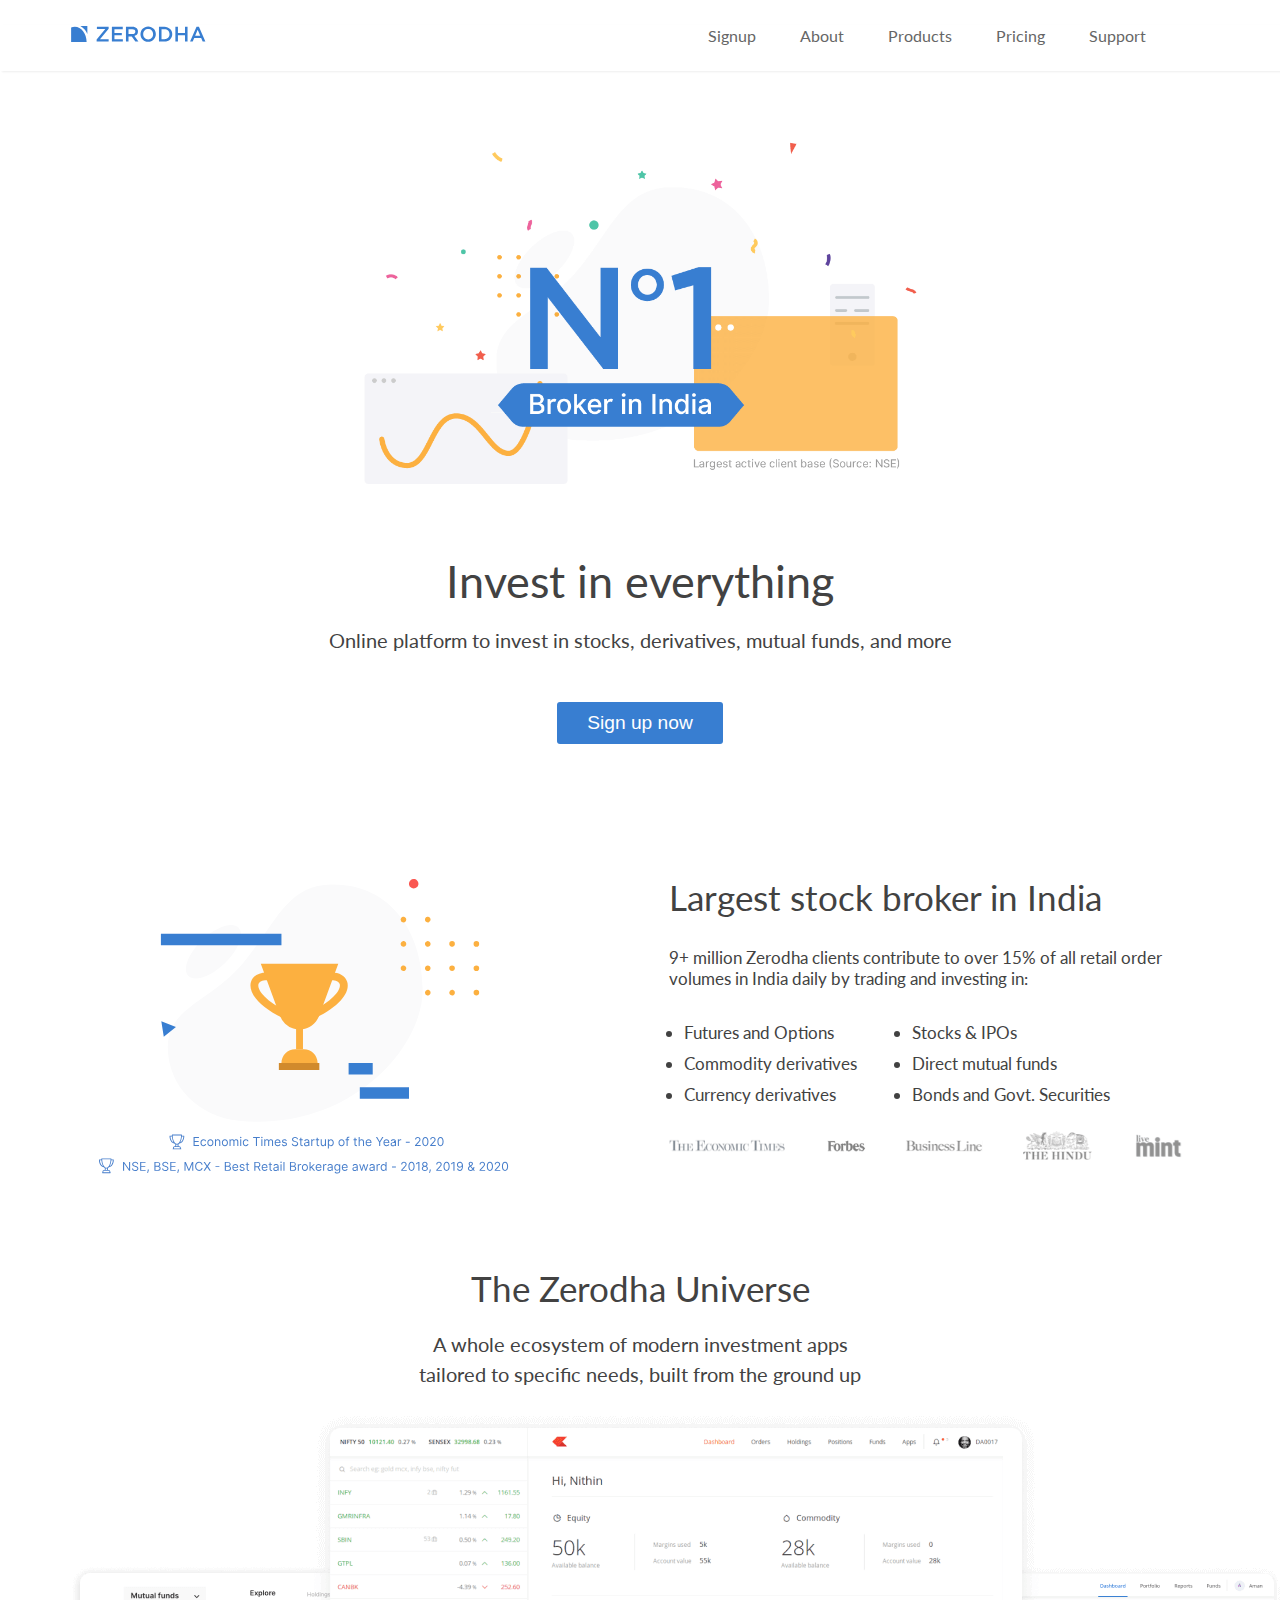
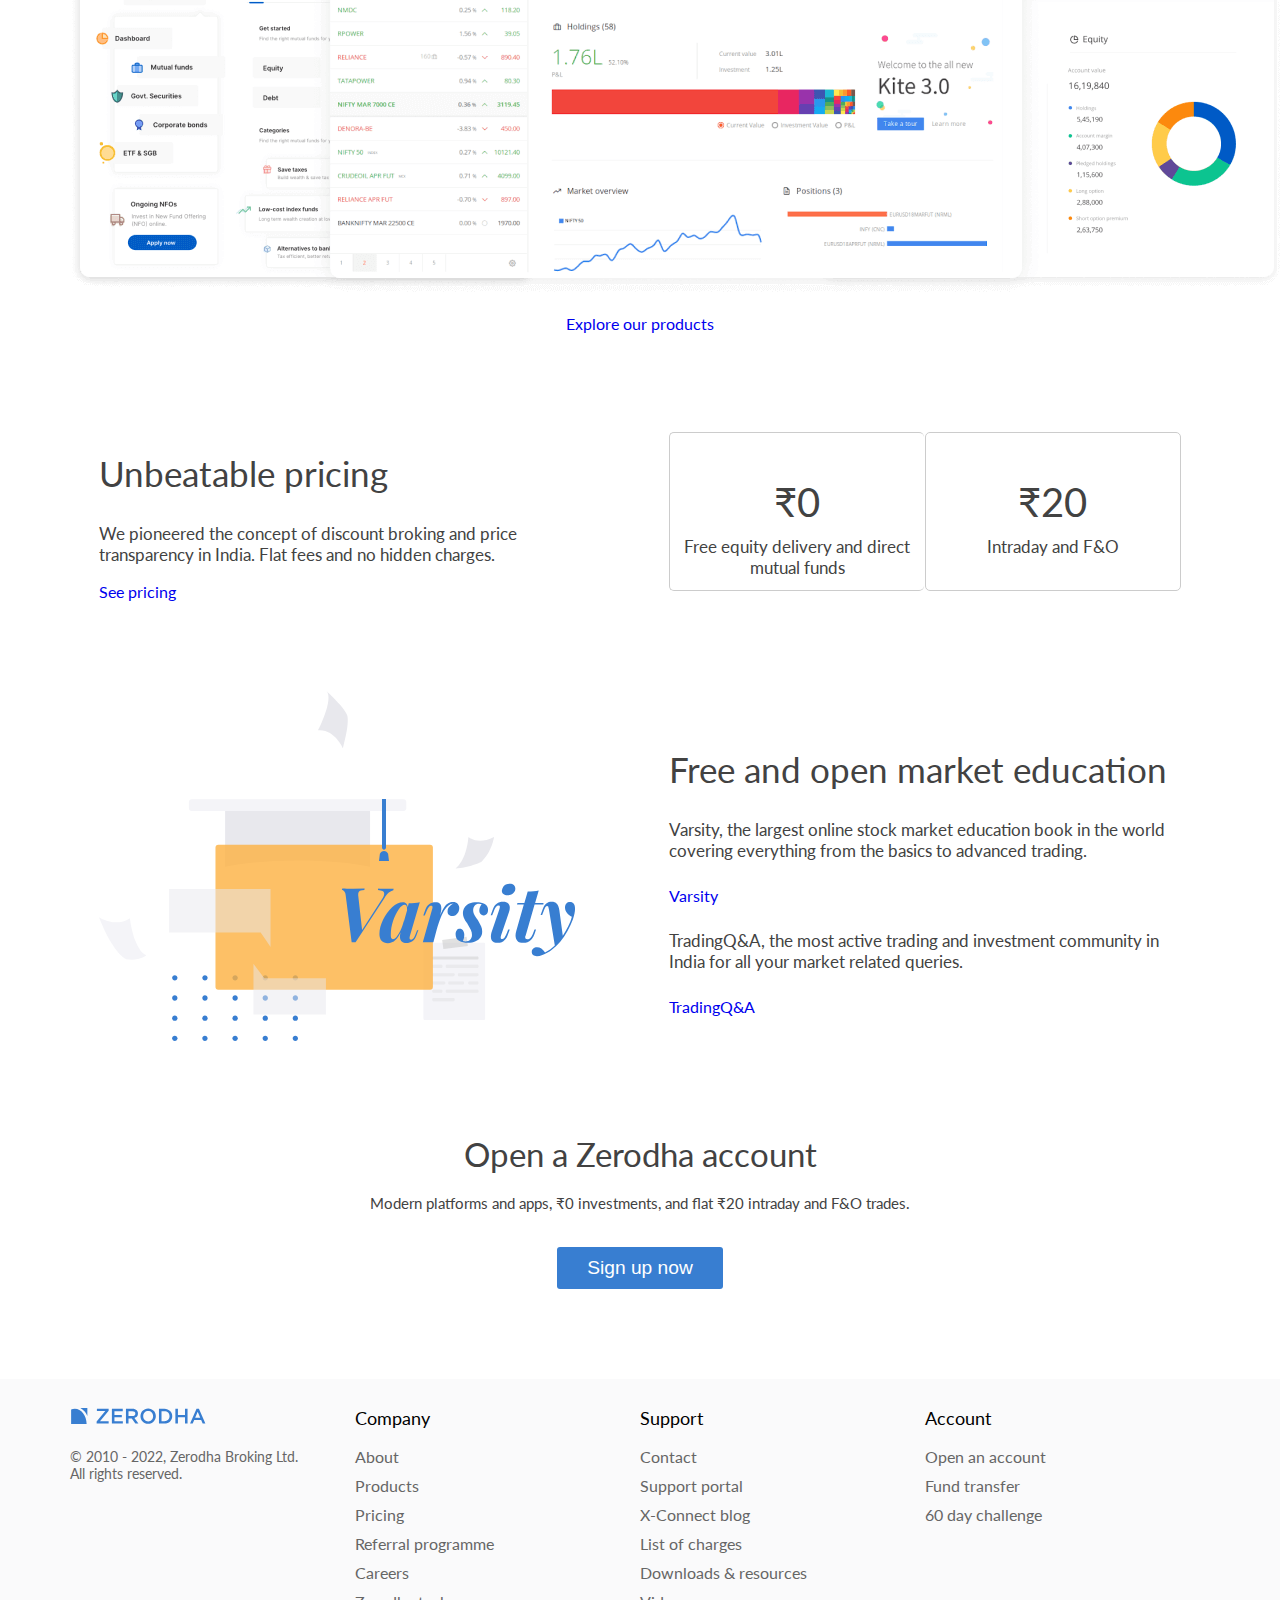
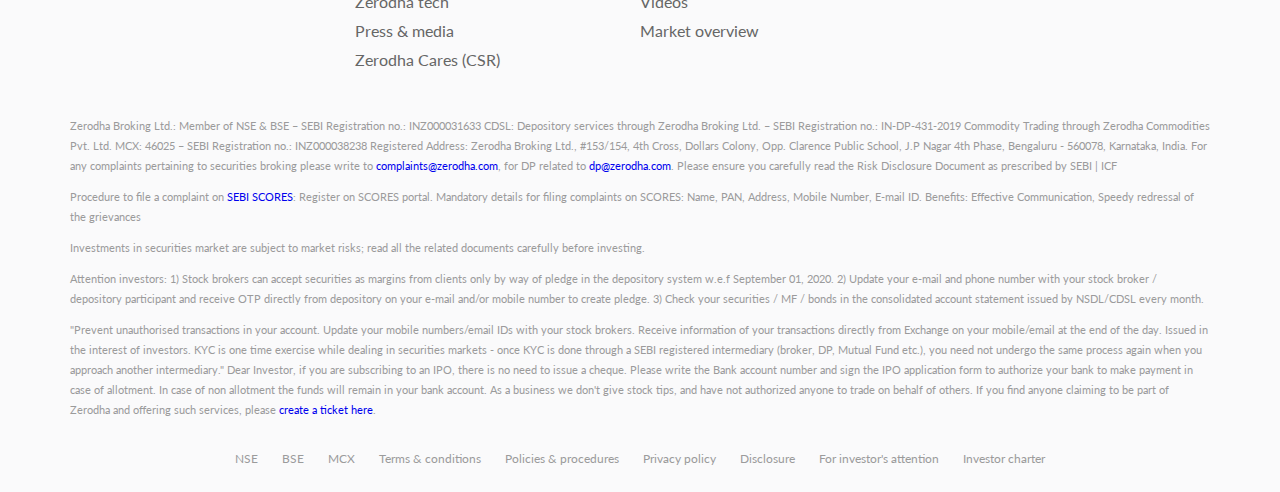
<file: 01-zerodha/index.html>
<!DOCTYPE html>
<html lang="en">
<head>
    <meta charset="UTF-8">
    <meta http-equiv="X-UA-Compatible" content="IE=edge">
    <meta name="viewport" content="width=device-width, initial-scale=1.0">
    <title>Zerodha</title>
    <link rel="stylesheet" href="https://use.fontawesome.com/releases/v5.15.4/css/all.css" integrity="sha384-DyZ88mC6Up2uqS4h/KRgHuoeGwBcD4Ng9SiP4dIRy0EXTlnuz47vAwmeGwVChigm" crossorigin="anonymous"/>
    <link rel="preconnect" href="https://fonts.googleapis.com">
    <link rel="preconnect" href="https://fonts.gstatic.com" crossorigin>
    <link rel="stylesheet" href="style.css">
    <link rel="preconnect" href="https://fonts.googleapis.com">
    <link rel="preconnect" href="https://fonts.gstatic.com" crossorigin>
    <link href="https://fonts.googleapis.com/css2?family=Lato:ital,wght@0,300;0,400;0,700;1,400&display=swap" rel="stylesheet"> 
</head>
<body>
    <header>
        <div class="container">
            <div class="row">
                <div class="header_logo">
                    <img src="img/logo.svg" alt="">
                </div>

                <div class="header_nav">
                    <ul>
                        <li><a href="#">Signup</a></li>
                        <li><a href="#">About</a></li>
                        <li><a href="#">Products</a></li>
                        <li><a href="#">Pricing</a></li>
                        <li><a href="#">Support</a></li>
                        <li><a href="#"><i class="fas fa-bars"></i></a></li>
                    </ul>
                </div>
            </div>
        </div>
    </header>

    <section class="banner">
        <div class="container">
            <div class="row">
                <div class="banner_img">
                    <img src="img/landing.png" alt="">
                </div>
                

                <div class="banner_content">
                    <h1>Invest in everything</h1>

                    <p>Online platform to invest in stocks, derivatives, mutual funds, and more </p>

                    <button>Sign up now</button>
                </div>
            </div>
        </div>
    </section>

    <section class="largest-stock-broker">
        <div class="container">
            <div class="row">
                <div class="stock">
                    <img src="img/largest-broker.svg" alt="">
                </div>

                <div class="stock">
                    <h2>Largest stock broker in India</h2>

                    <p>9+ million Zerodha clients contribute to over 15% of all retail order volumes in India daily by trading and investing in: </p>

                    <div class="row">
                        <ul>
                            <li>Futures and Options</li>
                            <li>Commodity derivatives</li>
                            <li>Currency derivatives</li>
                        </ul>

                        <ul>
                            <li>Stocks & IPOs</li>
                            <li>Direct mutual funds</li>
                            <li>Bonds and Govt. Securities</li>
                        </ul>
                    </div>

                    <img src="img/press-logos.png" alt="">
                </div>
            </div>
        </div>
    </section>

    <section class="zerodha_universe">
        <div class="container">
            <div class="row">
                <h2>The Zerodha Universe</h2>

                <p>A whole ecosystem of modern investment apps<br>tailored to specific needs, built from the ground up </p>

                <img src="img/ecosystem.png" alt="">

                <a href="#">Explore our products <i class="fa fa-solid fa-arrow-right"></i></a>
            </div>
        </div>
    </section>

    <section class="unbeatable_pricing">
        <div class="container">
            <div class="row">

                <div class="stock">
                    <h2>Unbeatable pricing</h2>

                    <p>We pioneered the concept of discount broking and price transparency in India. Flat fees and no hidden charges. </p>

                    <a href="#">See pricing <i class="fa fa-solid fa-arrow-right"></i></a>
                </div>

                <div class="stock">
                    <div class="row">
                        <div class="stock_block">
                            <h2>₹0</h2>

                            <p>Free equity delivery and direct mutual funds</p>
                        </div>

                        <div class="stock_block">
                            <h2>₹20</h2>

                            <p>Intraday and F&O</p>
                        </div>
                    </div>
                </div>
            </div>
        </div>
    </section>

    <section class="free_open">
        <div class="container">
            <div class="row">
                <div class="stock">
                    <img src="img/index-education.svg" alt="">
                </div>

                <div class="stock">
                    <h2>Free and open market education</h2>

                    <p>Varsity, the largest online stock market education book in the world covering everything from the basics to advanced trading. </p>

                    <a href="#">Varsity <i class="fa fa-solid fa-arrow-right"></i></a>

                    <p>TradingQ&A, the most active trading and investment community in India for all your market related queries. </p>

                    <a href="#">TradingQ&A <i class="fa fa-solid fa-arrow-right"></i></a>
                </div>
            </div>
        </div>
    </section>

    <section class="call_to_action">
        <div class="container">
            <div class="row">
                <div class="action_block">
                    <h2>Open a Zerodha account</h2>

                    <p>Modern platforms and apps, ₹0 investments, and flat ₹20 intraday and F&O trades. </p>

                    <button>Sign up now</button>
                </div>
            </div>
        </div>
    </section>

    <footer>
        <div class="container">
            <div class="row">
                <div class="f_block">
                    <img src="img/logo.svg" alt="">

                    <span>© 2010 - 2022, Zerodha Broking Ltd. All rights reserved.</span>

                    <div class="social_link">
                        <ul>
                            <li><a href="#"><i class="fab fa-twitter"></i></a></li>
                            <li><a href="#"><i class="fab fa-facebook-square"></i></a></li>
                            <li><a href="#"><i class="fab fa-instagram"></i></a></li>
                            <li><a href="#"><i class="fab fa-linkedin-in"></i></a></li>
                            <li><a href="#"><i class="fab fa-telegram"></i></a></li>
                        </ul>
                    </div>
                </div>

                <div class="f_block">
                    <p>Company</p>

                    <ul>
                        <li><a href="#">About</a></li>
                        <li><a href="#">Products</a></li>
                        <li><a href="#">Pricing</a></li>
                        <li><a href="#">Referral programme</a></li>
                        <li><a href="#">Careers</a></li>
                        <li><a href="#">Zerodha tech</a></li>
                        <li><a href="#">Press & media</a></li>
                        <li><a href="#">Zerodha Cares (CSR)</a></li>
                    </ul>
                </div>

                <div class="f_block">
                    <p>Support</p>

                    <ul>
                        <li><a href="#">Contact</a></li>
                        <li><a href="#">Support portal</a></li>
                        <li><a href="#">X-Connect blog</a></li>
                        <li><a href="#">List of charges</a></li>
                        <li><a href="#">Downloads & resources</a></li>
                        <li><a href="#">Videos</a></li>
                        <li><a href="#">Market overview</a></li>
                    </ul>
                </div>

                <div class="f_block">
                    <p>Account</p>

                    <ul>
                        <li><a href="#">Open an account</a></li>
                        <li><a href="#">Fund transfer</a></li>
                        <li><a href="#">60 day challenge</a></li>
                    </ul>
                </div>
            </div>

            <div class="row">
                <div class="footer_description">
                    <p>Zerodha Broking Ltd.: Member of NSE​ &​ BSE – SEBI Registration no.: INZ000031633 CDSL: Depository services through Zerodha Broking Ltd. – SEBI Registration no.: IN-DP-431-2019 Commodity Trading through Zerodha Commodities Pvt. Ltd. MCX: 46025 – SEBI Registration no.: INZ000038238 Registered Address: Zerodha Broking Ltd., #153/154, 4th Cross, Dollars Colony, Opp. Clarence Public School, J.P Nagar 4th Phase, Bengaluru - 560078, Karnataka, India. For any complaints pertaining to securities broking please write to <a href="#">complaints@zerodha.com</a>, for DP related to <a href="#">dp@zerodha.com</a>. Please ensure you carefully read the Risk Disclosure Document as prescribed by SEBI | ICF </p>

                    <p>Procedure to file a complaint on <a href="#">SEBI SCORES</a>: Register on SCORES portal. Mandatory details for filing complaints on SCORES: Name, PAN, Address, Mobile Number, E-mail ID. Benefits: Effective Communication, Speedy redressal of the grievances </p>

                    <p>Investments in securities market are subject to market risks; read all the related documents carefully before investing. </p>

                    <p>Attention investors: 1) Stock brokers can accept securities as margins from clients only by way of pledge in the depository system w.e.f September 01, 2020. 2) Update your e-mail and phone number with your stock broker / depository participant and receive OTP directly from depository on your e-mail and/or mobile number to create pledge. 3) Check your securities / MF / bonds in the consolidated account statement issued by NSDL/CDSL every month. </p>

                    <p>"Prevent unauthorised transactions in your account. Update your mobile numbers/email IDs with your stock brokers. Receive information of your transactions directly from Exchange on your mobile/email at the end of the day. Issued in the interest of investors. KYC is one time exercise while dealing in securities markets - once KYC is done through a SEBI registered intermediary (broker, DP, Mutual Fund etc.), you need not undergo the same process again when you approach another intermediary." Dear Investor, if you are subscribing to an IPO, there is no need to issue a cheque. Please write the Bank account number and sign the IPO application form to authorize your bank to make payment in case of allotment. In case of non allotment the funds will remain in your bank account. As a business we don't give stock tips, and have not authorized anyone to trade on behalf of others. If you find anyone claiming to be part of Zerodha and offering such services, please <a href="#">create a ticket here</a>. </p>
                </div>
            </div>

            <div class="row justify-center">
                <ul class="footer_bottom_nav">
                    <li>
                        <a href="#">NSE</a>
                    </li>
                    <li>
                        <a href="#">BSE</a>
                    </li>
                    <li>
                        <a href="#">MCX</a>
                    </li>
                    <li>
                        <a href="#">Terms &amp; conditions</a>
                    </li>
                    <li>
                        <a href="#">Policies &amp; procedures</a>
                    </li>
                    <li>
                        <a href="#">Privacy policy</a>
                    </li>
                    <li>
                        <a href="#">Disclosure</a>
                    </li>
                    <li>
                        <a href="#">For investor's attention</a>
                    </li>
                    <li>
                        <a href="#">Investor charter</a>
                    </li>
                </ul>
            </div>
        </div>
    </footer>
</body>
</html>
</file>
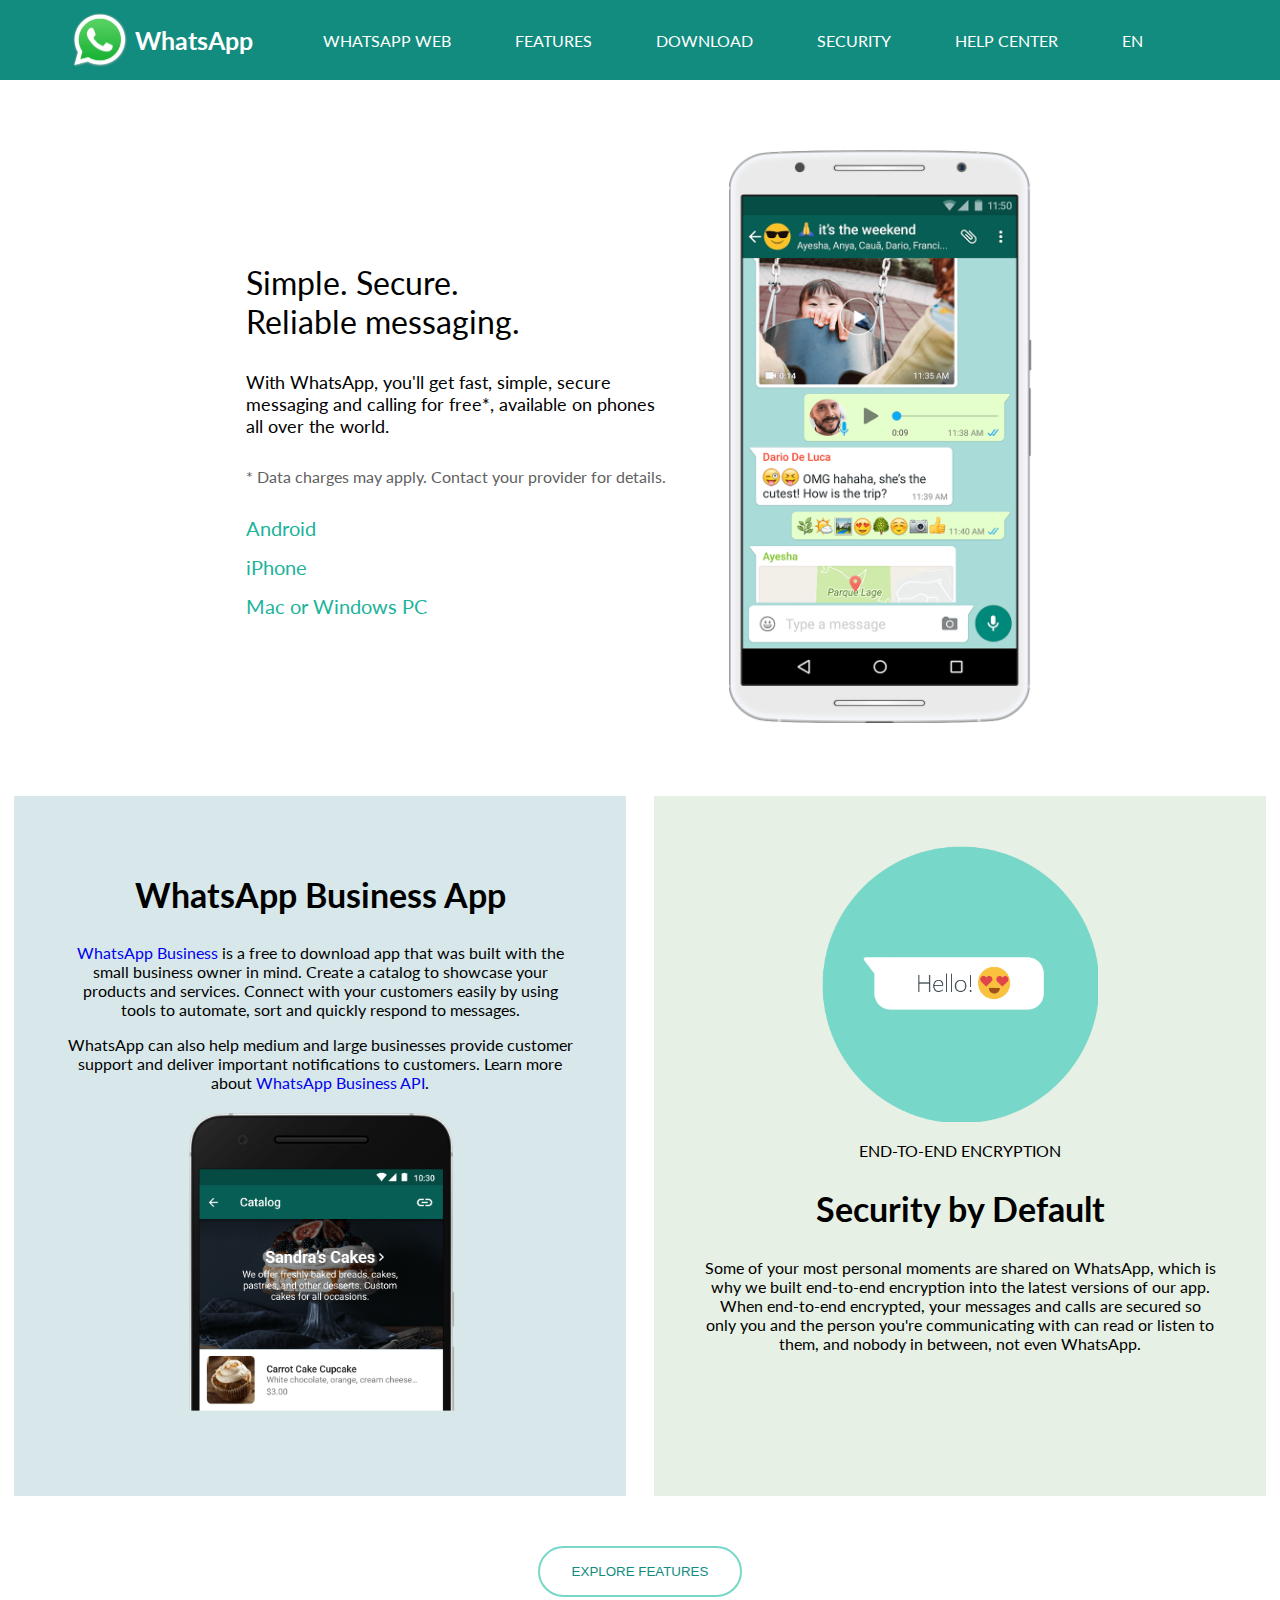
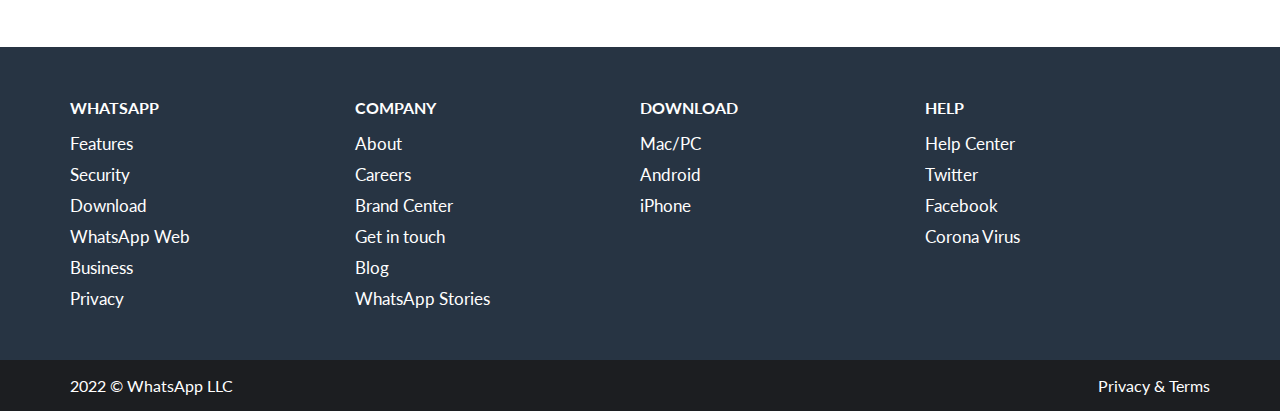
<file: 03-whatsapp/index.html>
<!DOCTYPE html>
<html lang="en">
<head>
    <meta charset="UTF-8">
    <meta http-equiv="X-UA-Compatible" content="IE=edge">
    <meta name="viewport" content="width=device-width, initial-scale=1.0">
    <title>Whatsapp</title>
    <link rel="stylesheet" href="https://use.fontawesome.com/releases/v5.15.4/css/all.css" integrity="sha384-DyZ88mC6Up2uqS4h/KRgHuoeGwBcD4Ng9SiP4dIRy0EXTlnuz47vAwmeGwVChigm" crossorigin="anonymous"/>
    <link rel="preconnect" href="https://fonts.googleapis.com">
    <link rel="preconnect" href="https://fonts.gstatic.com" crossorigin>
    <link href="https://fonts.googleapis.com/css2?family=Lato:ital,wght@0,300;0,400;0,700;1,400&display=swap" rel="stylesheet"> 
    <link rel="stylesheet" href="style.css">
</head>
<body>
    <header>
        <div class="container">
            <div class="row">
                <img class="header_logo" src="img/logo.png" alt="">
                <h3 class="logo_text">WhatsApp</h3>

                <div class="header_nav">
                    <ul>
                        <li><a href="#">WHATSAPP WEB</a></li>
                        <li><a href="#">FEATURES</a></li>
                        <li><a href="#">DOWNLOAD</a></li>
                        <li><a href="#">SECURITY</a></li>
                        <li><a href="#">HELP CENTER</a></li>
                        <li><a href="#"><i class="fas fa-globe"></i> <span>EN</span> <i class="fas fa-caret-down"></i></a></li>
                    </ul>
                </div>
            </div>
        </div>
    </header>

    <section class="title">
        <div class="container">
            <div class="row">
                <div class="title_one">
                    <h1>Simple. Secure.<br>Reliable messaging.</h1>

                    <h5>With WhatsApp, you'll get fast, simple, secure messaging and calling for free*, available on phones all over the world.</h5>

                    <p>* Data charges may apply. Contact your provider for details.</p>

                    <ul>
                        <li><a href="#"><i class="first_icon fab fa-android"></i> Android <i class="last_icon fas fa-angle-right"></i></a></li>
                        <li><a href="#"><i class="first_icon fab fa-apple"></i> iPhone <i class="last_icon fas fa-angle-right"></i></a></li>
                        <li><a href="#"><i class="first_icon fas fa-desktop"></i> Mac or Windows PC <i class="last_icon fas fa-angle-right"></i></a></li>
                    </ul>
                </div>

                <div class="title_two">
                    <img src="img/title.png" alt="">
                </div>
            </div>
        </div>
    </section>

    <section class="business">
        <div class="container-fluid">
            <div class="row">
                <div class="business_one">
                    <h2>WhatsApp Business App </h2>

                    <p><a href="#">WhatsApp Business</a> is a free to download app that was built with the small business owner in mind. Create a catalog to showcase your products and services. Connect with your customers easily by using tools to automate, sort and quickly respond to messages.</p>

                    <p>WhatsApp can also help medium and large businesses provide customer support and deliver important notifications to customers. Learn more about <a href="#">WhatsApp Business API</a>.</p>

                    <img src="img/business1.png" alt="">
                </div>

                <div class="business_two">

                    <img src="img/business2.png" alt="">

                    <p>END-TO-END ENCRYPTION</p>
                    <h2>Security by Default </h2>

                    <p>Some of your most personal moments are shared on WhatsApp, which is why we built end-to-end encryption into the latest versions of our app. When end-to-end encrypted, your messages and calls are secured so only you and the person you're communicating with can read or listen to them, and nobody in between, not even WhatsApp. </p>
                </div>
            </div>

            <div class="row button_box">
                <button class="transparent_btn">EXPLORE FEATURES</button>
            </div>
        </div>
    </section>

    <footer>
        <div class="footer_nav">
            <div class="container">
                <div class="row">
                    <div class="footer_nav1">
                        <p>WHATSAPP</p>

                        <ul>
                            <li><a href="#">Features</a></li>
                            <li><a href="#">Security</a></li>
                            <li><a href="#">Download</a></li>
                            <li><a href="#">WhatsApp Web</a></li>
                            <li><a href="#">Business</a></li>
                            <li><a href="#">Privacy</a></li>
                        </ul>
                    </div>
                    
                    <div class="footer_nav2">
                        <p>COMPANY</p>

                        <ul>
                            <li><a href="#">About</a></li>
                            <li><a href="#">Careers</a></li>
                            <li><a href="#">Brand Center</a></li>
                            <li><a href="#">Get in touch</a></li>
                            <li><a href="#">Blog</a></li>
                            <li><a href="#">WhatsApp Stories</a></li>
                        </ul>
                    </div>
                    
                    <div class="footer_nav3">
                        <p>DOWNLOAD</p>

                        <ul>
                            <li><a href="#">Mac/PC</a></li>
                            <li><a href="#">Android</a></li>
                            <li><a href="#">iPhone</a></li>
                        </ul>
                    </div>
                    
                    <div class="footer_nav4">
                        <p>HELP</p>

                        <ul>
                            <li><a href="#">Help Center</a></li>
                            <li><a href="#">Twitter</a></li>
                            <li><a href="#">Facebook</a></li>
                            <li><a href="#">Corona Virus</a></li>
                        </ul>
                    </div>
                </div>
            </div>
        </div>

        <div class="footer_copyright">
            <div class="container">
                <div class="row">
                    <div class="copyright">
                        <p>2022 © WhatsApp LLC</p>
                    </div>

                    <div class="quick_links">
                        <a href="#">Privacy & Terms <i class="fas fa-angle-right"></i></a>
                    </div>
                </div>
            </div>
        </div>
    </footer>
</body>
</html>
</file>
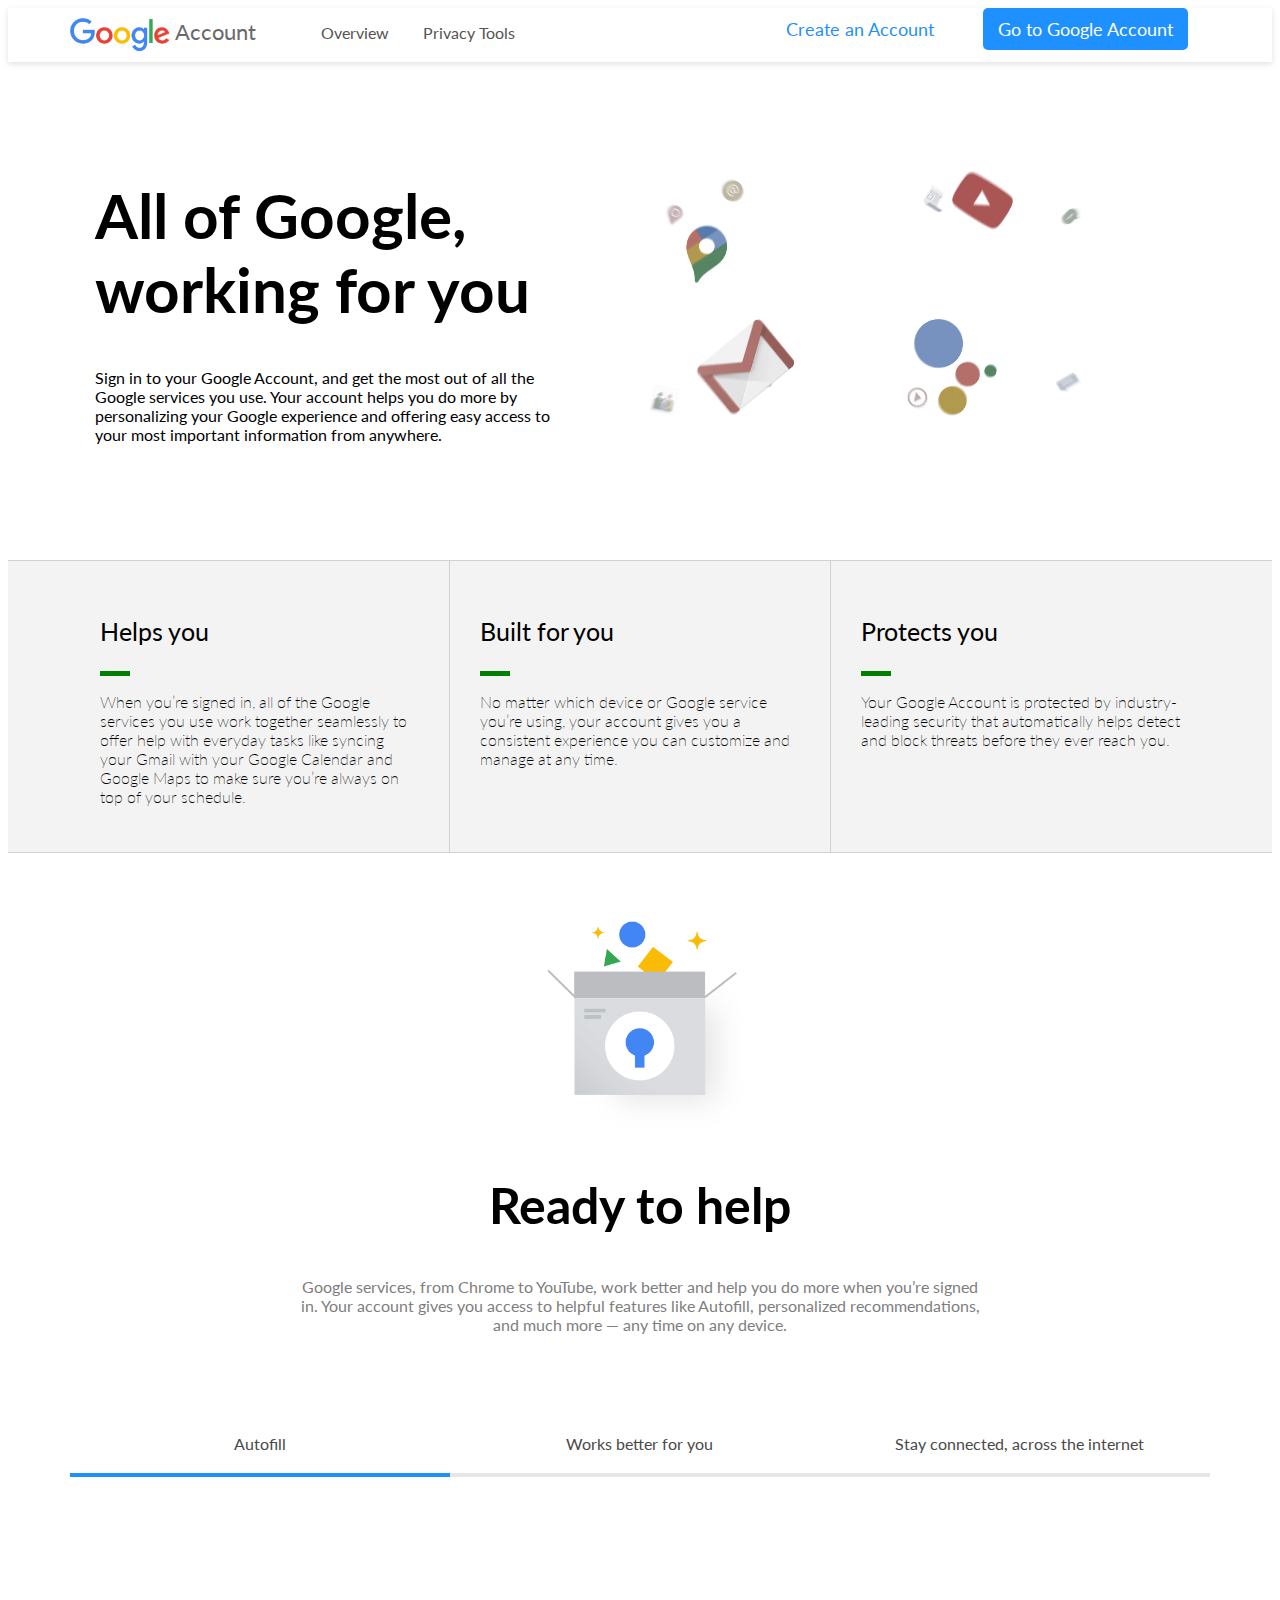
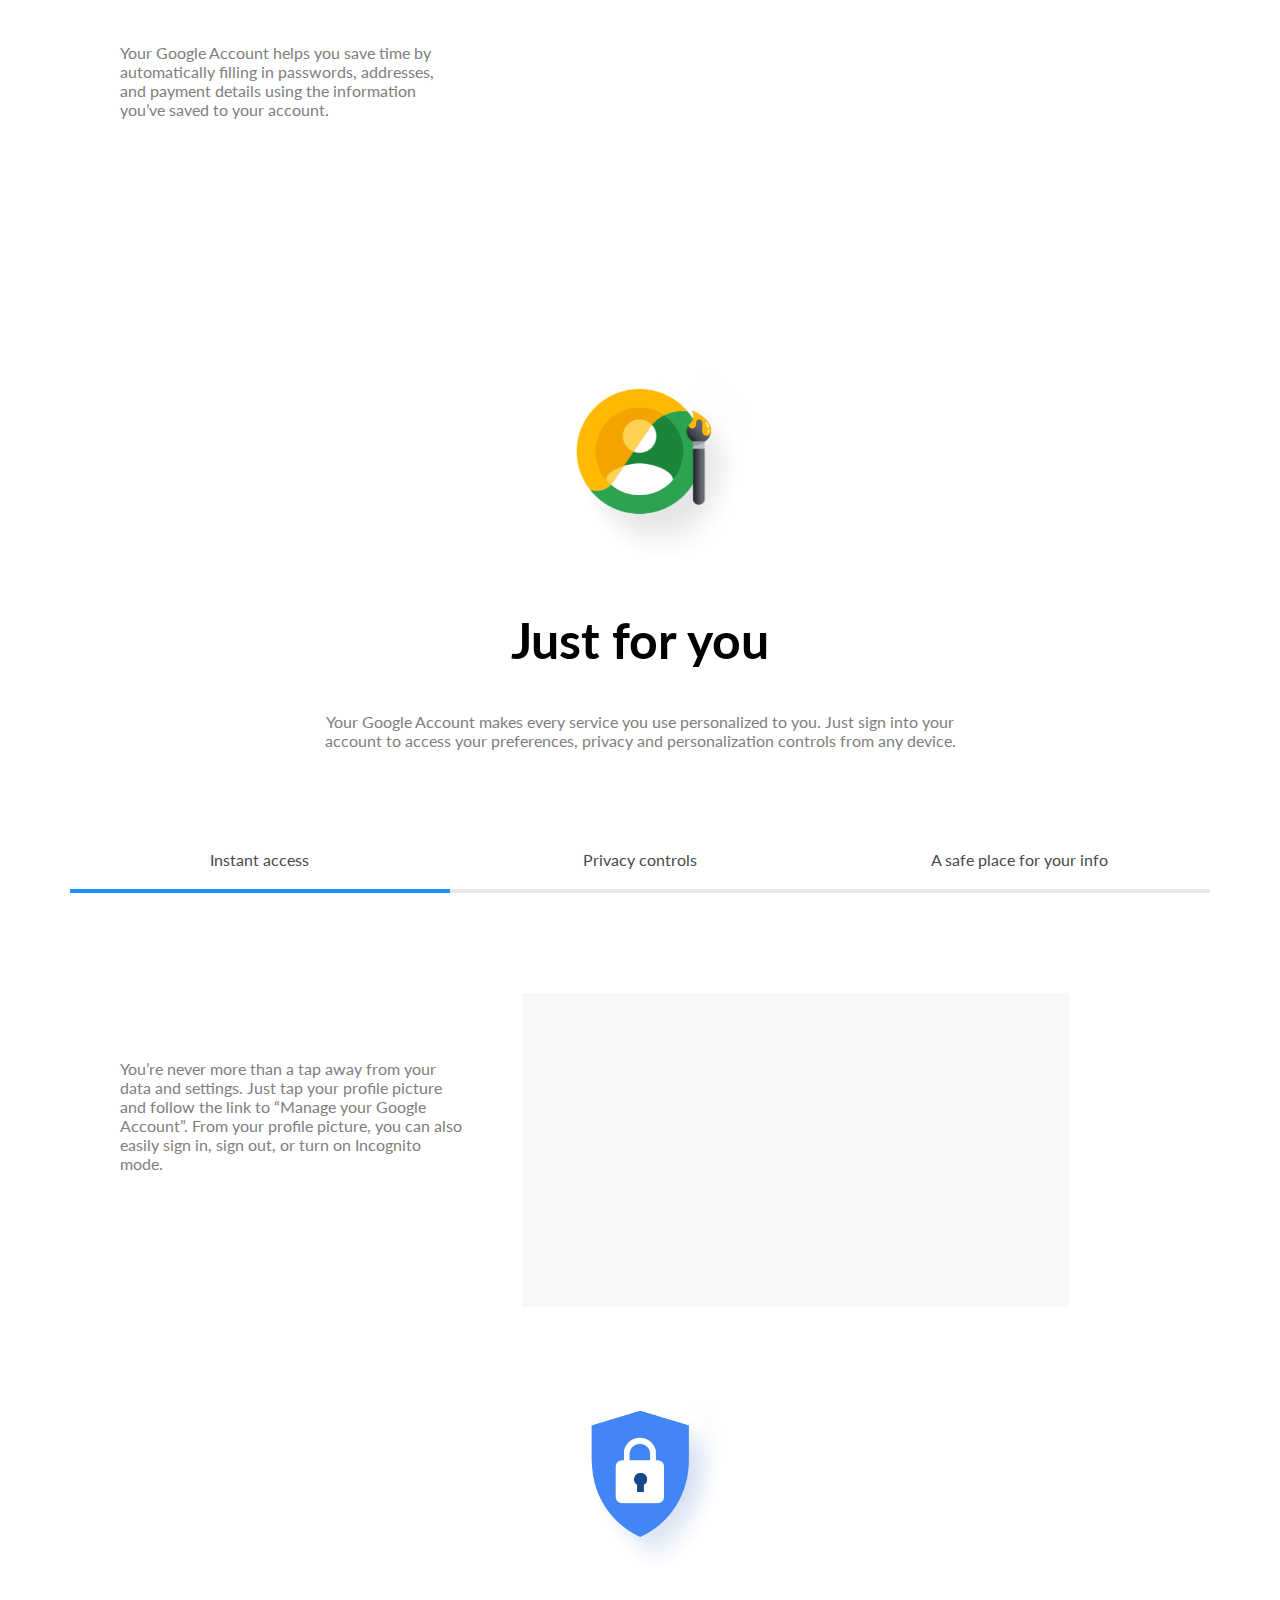
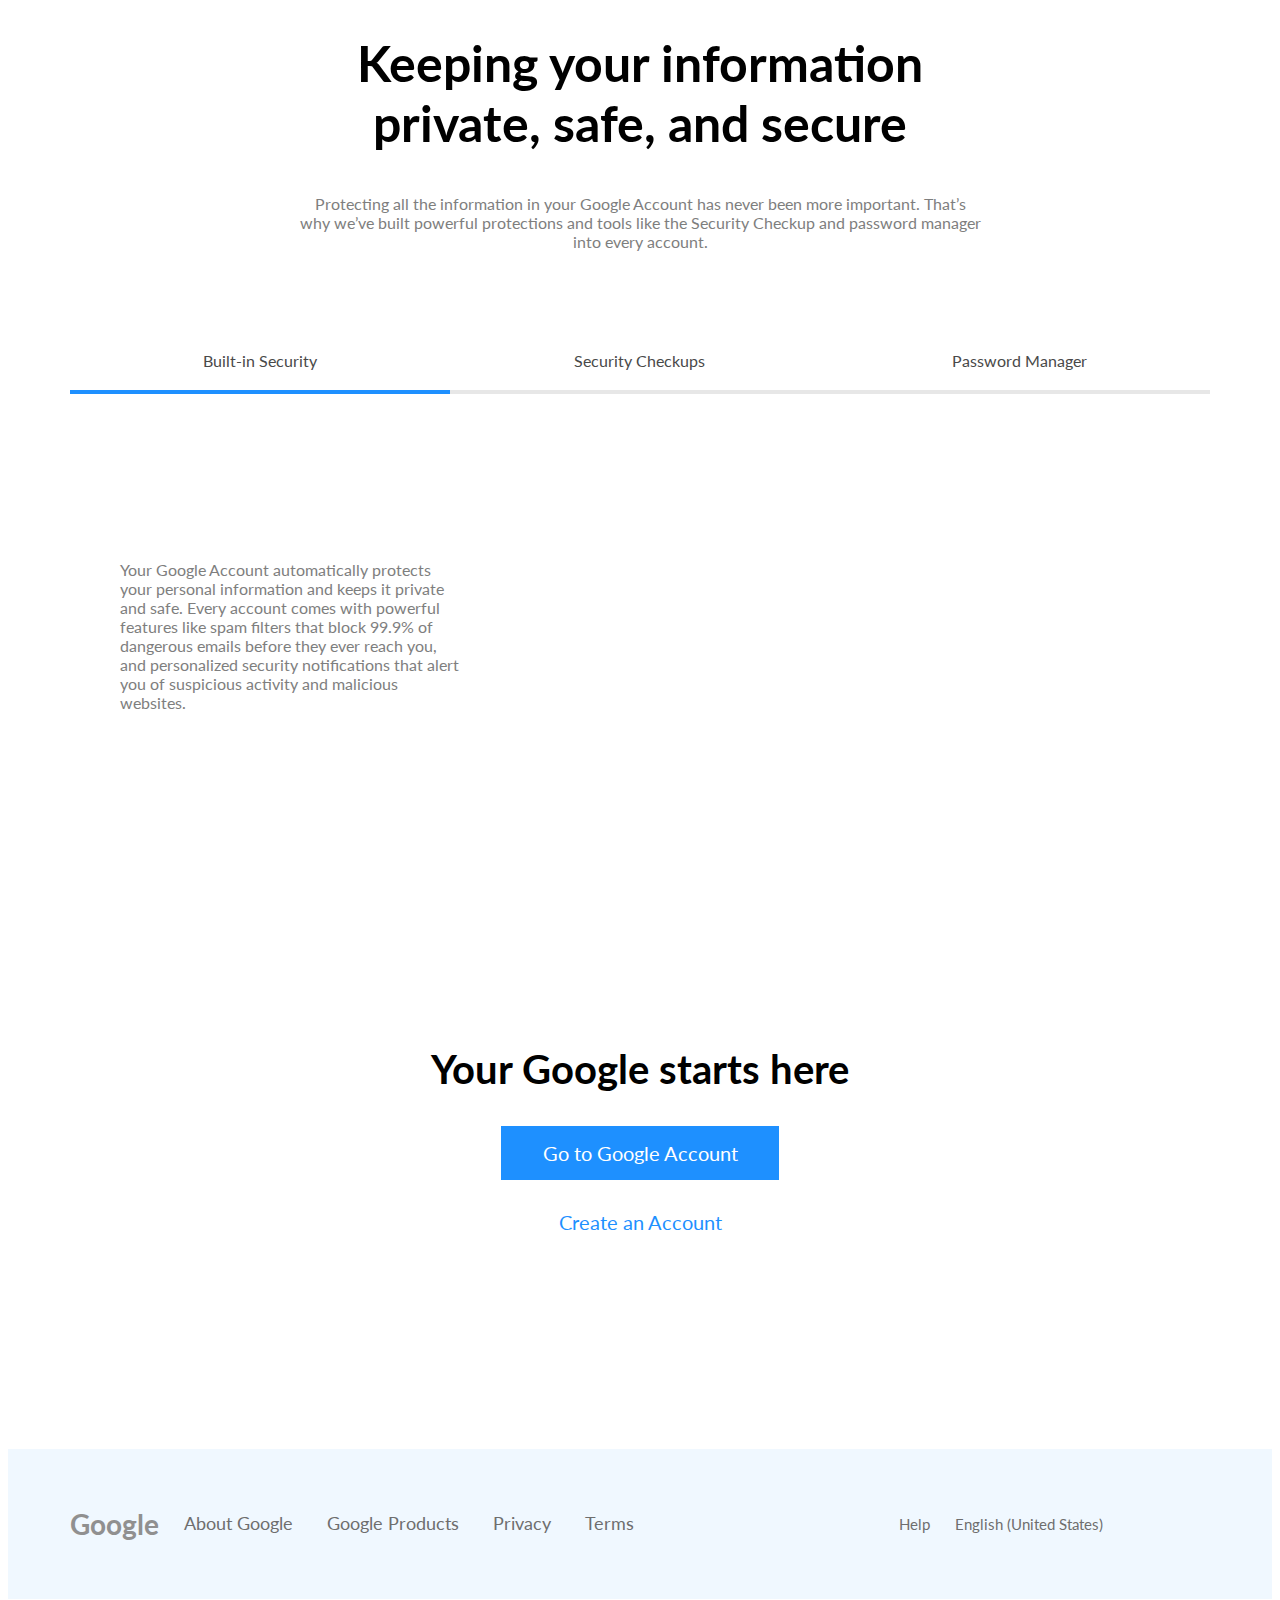
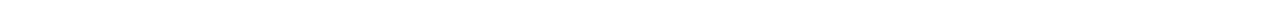
<file: 04-gmail/index.html>
<!DOCTYPE html>
<html lang="en">
<head>
    <meta charset="UTF-8">
    <meta http-equiv="X-UA-Compatible" content="IE=edge">
    <meta name="viewport" content="width=device-width, initial-scale=1.0">
    <title>Document</title>
    <link rel="stylesheet" href="https://use.fontawesome.com/releases/v5.15.4/css/all.css" integrity="sha384-DyZ88mC6Up2uqS4h/KRgHuoeGwBcD4Ng9SiP4dIRy0EXTlnuz47vAwmeGwVChigm" crossorigin="anonymous"/>
    <link rel="preconnect" href="https://fonts.googleapis.com">
    <link rel="preconnect" href="https://fonts.gstatic.com" crossorigin>
    <link href="https://fonts.googleapis.com/css2?family=Lato:ital,wght@0,300;0,400;0,700;1,400&display=swap" rel="stylesheet">
    
    <link rel="stylesheet" href="style.css">

</head>
<body>
    <header>
        <div class="container">
            <div class="row">
                <img class="header_logo" src="img/logo.png" alt="">
                <small class="logo_support">Account</small>

                <div class="header_nav">
                    <a href="#">Overview</a>
                    <a href="#">Privacy Tools</a>
                </div>

                <div class="header_btn">
                    <a href="#" class="header_btn_one">Create an Account</a>
                    <a href="#" class="header_btn_two">Go to Google Account</a>
                </div>
            </div>
        </div>
    </header>

    <section class="title">
        <div class="container">
            <div class="row">
                <div class="title_one">
                    <h1>All  of  Google,  working  for  you</h1>

                    <p>Sign in to your Google Account, and get the most out of all the Google services you use. Your account helps you do more by personalizing your Google experience and offering easy access to your most important information from anywhere. </p>
                </div>
                <div class="title_two">
                    <video src="img/title_video.mp4" autoplay loop></video>
                </div>
            </div>
        </div>
    </section>

    <section class="support">
        <div class="container">
            <div class="row">
                <div class="support_box">
                    <h3>Helps you</h3>
                    <div class="underline"></div>
                    <p>When you’re signed in, all of the Google services you use work together seamlessly to offer help with everyday tasks like syncing your Gmail with your Google Calendar and Google Maps to make sure you’re always on top of your schedule.</p>
                </div>

                
                <div class="support_box support_box_border">
                    <h3>Built for you</h3>
                    <div class="underline"></div>
                    <p>No matter which device or Google service you’re using, your account gives you a consistent experience you can customize and manage at any time.</p>
                </div>

                
                <div class="support_box">
                    <h3>Protects you</h3>
                    <div class="underline"></div>
                    <p>Your Google Account is protected by industry-leading security that automatically helps detect and block threats before they ever reach you.</p>
                </div>
            </div>
        </div>
    </section>

    <section class="features">
        <div class="container">
            <div class="features_img">
                <img src="img/features.png" alt="">
            </div>

            <div class="features_content">
                <h2>Ready to help</h2>

                <p>Google services, from Chrome to YouTube, work better and help you do more when you’re signed in. Your account gives you access to helpful features like Autofill, personalized recommendations, and much more — any time on any device.</p>
            </div>

           <div class="features_buttons row">
              <div class="features_button active">
                <a href="#">Autofill</a>
              </div>
              
              <div class="features_button">
                <a href="#">Works better for you</a>
              </div>
              
              <div class="features_button">
                <a href="#">Stay connected, across the internet</a>
              </div>
           </div>

           <div class="row">
            <div class="features_text">
                <p>Your Google Account helps you save time by automatically filling in passwords, addresses, and payment details using the information you’ve saved to your account. </p>
            </div>

            <div class="features_video">
                <video src="img/features_video1.mp4" autoplay loop></video>
            </div>
           </div>
        </div>
    </section>

    <section class="features">
        <div class="container">
            <div class="features_img">
                <img src="img/just-for-you.png" alt="">
            </div>

            <div class="features_content">
                <h2>Just for you</h2>

                <p>Your Google Account makes every service you use personalized to you. Just sign into your account to access your preferences, privacy and personalization controls from any device. </p>
            </div>

           <div class="features_buttons row">
              <div class="features_button active">
                <a href="#">Instant access</a>
              </div>
              
              <div class="features_button">
                <a href="#">Privacy controls</a>
              </div>
              
              <div class="features_button">
                <a href="#">A safe place for your info</a>
              </div>
           </div>

           <div class="row">
            <div class="features_text">
                <p>You’re never more than a tap away from your data and settings. Just tap your profile picture and follow the link to “Manage your Google Account”. From your profile picture, you can also easily sign in, sign out, or turn on Incognito mode. </p>
            </div>

            <div class="features_video">
                <video src="img/features_video2.mp4" autoplay loop></video>
            </div>
           </div>
        </div>
    </section>

    <section class="features">
        <div class="container">
            <div class="features_img">
                <img src="img/lock.png" alt="">
            </div>

            <div class="features_content">
                <h2>Keeping your information private, safe, and secure</h2>

                <p>Protecting all the information in your Google Account has never been more important. That’s why we’ve built powerful protections and tools like the Security Checkup and password manager into every account. </p>
            </div>

           <div class="features_buttons row">
              <div class="features_button active">
                <a href="#">Built-in Security</a>
              </div>
              
              <div class="features_button">
                <a href="#">Security Checkups</a>
              </div>
              
              <div class="features_button">
                <a href="#">Password Manager</a>
              </div>
           </div>

           <div class="row">
            <div class="features_text">
                <p>Your Google Account automatically protects your personal information and keeps it private and safe. Every account comes with powerful features like spam filters that block 99.9% of dangerous emails before they ever reach you, and personalized security notifications that alert you of suspicious activity and malicious websites. </p>
            </div>

            <div class="features_video">
                <video src="img/features_video3.mp4" autoplay loop></video>
            </div>
           </div>
        </div>
    </section>

    <section class="account">
        <div class="container">
            <div class="row">
                <div class="account_content">
                    <h2>Your  Google  starts  here</h2>

                    <a class="login" href="#">Go to Google Account</a>

                    <a href="#">Create an Account</a>
                </div>
            </div>
        </div>
    </section>

    <footer>
        <div class="container">
            <div class="row">
                <h3>Google</h3>

                <div class="footer_nav">
                    <a href="#">About Google</a>
                    <a href="#">Google Products</a>
                    <a href="#">Privacy</a>
                    <a href="#">Terms</a>
                </div>

                <div class="footer_help">
                    <i class="fas fa-question-circle"></i>

                    <small>Help</small>
                    <small>English (United States)</small>

                    <i class="fas fa-caret-down"></i>
                </div>
            </div>
        </div>
    </footer>
</body>
</html>
</file>
<file: 01-zerodha/style.css>
body {
    font-family: 'Lato', sans-serif;
    margin: 0;
    color: #424242;
}

.container {
    width: 1140px;
    margin: auto;
}

.container-fluid {
    width: 100%;
    margin: auto;
}

.row {
    display: flex;
    flex-wrap: wrap;
}

/* Header */

header {
    margin-top: 25px;
    padding-bottom: 25px;
    box-shadow: 2px 1px 2px #eee;
}

header .row {
    align-items: center;
    position: relative;
}

header .header_logo img {
    height: 18px;
}

header .header_nav {
    position: absolute;
    right: 0;
}

header .header_nav ul li {
    list-style-type: none;
    display: inline-block;
    margin-left: 20px;
    margin-right: 20px;
}

header .header_nav ul li a {
    text-decoration: none;
    color: #666;
}

/* Banner */

.banner {
    margin-top: 60px;
}

.banner .row {
    justify-content: center;
}

.banner img {
    height: 40vh;
    margin: auto;
    margin-bottom: 60px;
}

.banner .banner_content {
    width: 100%;
    text-align: center;
}

.banner .banner_content h1 {
    font-size: 45px;
    font-weight: 400;
    margin: 0;
}

.banner .banner_content p {
    font-size: 20px;
}

.banner .banner_content button {
    padding: 10px 30px;
    text-align: center;
    font-size: 1.2em;
    background-color: #387ed1;
    color: #fff;
    border: none;
    border-radius: 3px;
    margin-top: 30px;
}

/* Largest stock broker */

.largest-stock-broker {
    margin: 90px 0;
}

.largest-stock-broker .stock {
    width: 45%;
    margin: auto;
}

.largest-stock-broker img:first-child {
    width: 80%;
    margin-top: 45px;
}

.largest-stock-broker img {
    width: 100%;
}

.largest-stock-broker h2 {
    font-size: 35px;
    font-weight: 400;
}

.largest-stock-broker ul:first-child {
    padding: 0;
}

.largest-stock-broker ul {
    margin-left: 15px;
}

.largest-stock-broker ul li {
    margin-bottom: 10px;
}

.largest-stock-broker ul li, .largest-stock-broker p {
    font-size: 17px;
}

/* Zerodha Universe */

.zerodha_universe {
    margin: 90px 0;
}

.zerodha_universe h2 {
    font-size: 35px;
    font-weight: 400;
    margin: 0;
}

.zerodha_universe p {
    font-size: 20px;
    line-height: 30px;
}

.zerodha_universe h2, .zerodha_universe p {
    width: 100%;
    text-align: center;
}

.zerodha_universe a {
    text-decoration: none;
    width: 100%;
    text-align: center;
    margin-top: 15px;
}

/* Unbeatable Pricing */

.unbeatable_pricing {
    margin: 90px 0;
}

.unbeatable_pricing .stock {
    width: 45%;
    margin: auto;
}

.unbeatable_pricing a {
    text-decoration: none;
    text-align: center;
    margin-top: 15px;
}

.unbeatable_pricing .stock .stock_block {
    width: 45%;
    margin: auto;
    text-align: center;
    border: 1px solid #ccc;
    padding: 12px;
    border-radius: 5px;
}

.unbeatable_pricing .stock .stock_block:first-child {
    margin-right: 0;
    border-right: none;
}

.unbeatable_pricing .stock h2 {
    font-size: 35px;
    font-weight: 400;
}

.unbeatable_pricing .stock p {
    font-size: 17px;
}

.unbeatable_pricing .stock .stock_block h2 {
    height: 25px;
    font-size: 40px;
}

.unbeatable_pricing .stock .stock_block p {
    height: 25px;
}

/* Free Open */

.free_open {
    margin: 90px 0;
}

.free_open .stock {
    width: 45%;
    margin: auto;
}

.free_open h2 {
	font-size: 35px;
	font-weight: 400;
}

.free_open .stock a {
    text-decoration: none;
}

.free_open .stock p {
    margin: 25px 0;
    font-size: 17px;
}

/* Call to Action */

.call_to_action {
    margin: 90px 0;
}

.call_to_action .action_block {
	width: 100%;
	text-align: center;
}

.call_to_action .action_block h2 {
	font-size: 33px;
	font-weight: 400;
	margin: 0;
}

.call_to_action .action_block p {
	font-size: 15px;
    margin: 20px 0;
}

.call_to_action .action_block button {
	padding: 10px 30px;
	text-align: center;
	font-size: 1.2em;
	background-color: #387ed1;
	color: #fff;
	border: none;
	border-radius: 3px;
	margin-top: 15px;
}

/* Footer */

footer {
    background-color: #fafafb;
    padding: 10px 0;
}

footer .row {
    align-items: baseline;
}

footer .f_block {
    width: 20%;
    margin-right: auto;
}

footer .f_block img {
    height: 18px;
}

footer .f_block p {
    color: #000;
    font-size: 18px;
}

footer .f_block span {
    font-size: 14px;
    display: block;
    margin: 20px 0;
    color: #666;
}

footer .f_block ul {
    padding: 0;
}

footer .f_block ul li {
   list-style-type: none;
   margin-bottom: 10px;
}

footer .f_block .social_link ul li {
    display: inline-block;
    margin: 0 10px;
}

footer .f_block .social_link ul li:first-child {
    margin-left: 0;
}

footer .f_block .social_link ul li a i {
    font-size: 20px;
}

footer .f_block ul li a {
   text-decoration: none;
   color: #666;
}

footer .f_block ul li a:hover {
	color: #387ed1;
}

footer .footer_description {
    margin-top: 20px;
}

footer .footer_description p {
    font-size: 11px;
    line-height: 20px;
    color: #9b9b9b;
}

footer .footer_description p a {
    text-decoration: none;
}

footer .footer_bottom_nav {
    padding: 0;
}

footer .footer_bottom_nav li {
    display: inline-block;
    margin: 0 10px;
}

footer .footer_bottom_nav li a {
    text-decoration: none;
    color: #9b9b9b;
    font-size: 12px;
}

.justify-center {
    justify-content: center;
}
</file>
<file: 03-whatsapp/style.css>
body {
    font-family: 'Lato', sans-serif;
    margin: 0;
}

.container {
    width: 1140px;
    margin: auto;
}

.container-fluid {
    width: 100%;
    margin: auto;
}

.row {
    display: flex;
    flex-wrap: wrap;
}

/* Header */

header {
    background-color: #128c7e;
}

header .row {
    align-items: center;
}

header .header_logo {
    width: 60px;
    height: 60px;
}

header .logo_text {
    color: #fff;
    font-size: 25px;
    margin-left: 5px;
}

header ul li {
    list-style-type: none;
    display: inline-block;
    margin: 0 30px;
}

header ul li a {
    text-decoration: none;
    color: #fff;
}

/* Title Section */

.title {
    max-width: 788px;
    margin: auto;
    margin-top: 70px;
    margin-bottom: 70px;
}

.title .row {
    align-items: center;
}

.title .title_one {
    width: 37%;
    padding-right: 60px;
}

.title .title_one h1 {
    font-weight: 400;
    font-size: 32px;
}

.title .title_one h5 {
    font-size: 18px;
    font-weight: 400;
}

.title .title_one p {
    color: rgb(97, 97, 97);
}

.title .title_one ul {
    padding: 0;
    margin-top: 30px;
}

.title .title_one ul li {
    list-style-type: none;
    margin-bottom: 15px;
}

.title .title_one ul li a {
    text-decoration: none;
    color: #1CB39B;
    font-size: 20px;
}

.title .title_one ul li a .first_icon {
    width: 30px;
    height: 30px;
}

.title .title_one ul li a .last_icon {
    margin-left: 5px;
}

.title .title_two {
    width: 35%;
    max-width: 304px;
}

.title .title_two img {
    width: 100%;
}

/* Business Section */

.business {
    text-align: center;
}

.business h2 {
    font-size: 34px;
}

.business a {
    text-decoration: none;
}

.business a:hover {
    text-decoration: underline;
}

.business .business_one {
    width: 40%;
    margin: auto;
    background-color: #D8E8EA;
    height: 600px;
    padding: 50px;
}

.business .business_one img {
    max-width: 54%;
    width: 100%;
}

.business .business_two {
    width: 40%;
    margin: auto;
    background-color: #E7F0E4;
    height: 600px;
    padding: 50px;
}

.business .business_two img {
    max-width: 54%;
    width: 100%;
}

.business .button_box {
    justify-content: center;
    margin: 50px 0;
}

.transparent_btn {
    background: #fff;
    border: 2px solid #77d7c8;
    color: #128c7e;
    border-radius: 40px;
    padding: 16px 32px;
    text-align: center;
}

/* Footer */

footer ul {
    padding: 0;
}

footer ul li {
    list-style-type: none;
    margin-bottom: 10px;
}

footer ul li a {
    text-decoration: none;
    color: #fff;
    font-size: 17px;
}

footer .footer_nav {
    background-color: #273443;
    padding: 35px;
}

footer .footer_nav p {
    color: #fff;
    font-weight: 700;
}

footer .footer_nav .footer_nav1, footer .footer_nav .footer_nav2, footer .footer_nav .footer_nav3, footer .footer_nav .footer_nav4 {
    width: 20%;
    margin-right: auto;
    /* margin-left: auto; */
}

footer .footer_copyright {
    background-color: #1c1e21;
}

footer .footer_copyright p {
    color: #fff;
}

footer .footer_copyright a {
    text-decoration: none;
    color: #fff;
}

footer .copyright {
    width: 50%;
}

footer .quick_links {
    display: flex;
    align-items: center;
    justify-content: right;
    width: 50%;
}
</file>
<file: 04-gmail/style.css>
body {
    font-family: 'Lato', sans-serif;
    background-color: #fff;
}

.container {
    width: 1140px;
    margin: auto;
}

.row {
    display: flex;
    flex-wrap: wrap;
}

/* Header Section */

header {
    padding: 10px 0;
    box-shadow: 0 2px 6px 0 rgba(0,0,0,.12);
}

.header_logo {
    width: 100px;
    height: auto;
}

.logo_support {
    margin-left: 5px;
    font-size: 22px;
    color: rgb(106, 106, 106);
}

.header_nav {
    width: 250px;
    margin-left: 50px;
    margin-top: 5px;
}

.header_nav a {
    text-decoration: none;
    color: rgb(85, 84, 84);
    margin: 0 15px;
}

.header_nav a:hover {
    color: black;
}

.header_btn {
    margin-left: 200px;
    width: 450px;
}

.header_btn a {
    margin: 10px 15px;
    text-decoration: none;
    font-size: 18px;
    padding: 10px 15px;
    border-radius: 5px;
}

.header_btn_one {
    color: dodgerblue;
    background: #fff;
}

.header_btn_one:hover {
    background: rgb(242, 241, 241);
}

.header_btn_two {
    color: #fff;
    background: dodgerblue;
}

.header_btn_two:hover {
    background: rgb(25, 96, 167);
}

/* Start of a title */

.title {
    margin-top: 50px;
}

.title_one {
    width: 40%;
    padding: 25px;
}

.title_one h1 {
    font-size: 62px;
}

.title_two {
    width: 50%;
}

.title_two video {
    width: 80%;
    margin: 10%;
}

/* Support Section */

.support {
    background-color: rgb(243, 243, 243);
    margin-top: 75px;
    border-top: 1px solid rgb(209, 209, 209);
    border-bottom: 1px solid rgb(209, 209, 209);
}

.support_box {
    width: 28%;
    padding: 30px;
    margin: 0 auto;
}

.support_box h3 {
    font-size: 25px;
    font-weight: 400;
}

.support_box p {
    font-weight: 200;
}

.support_box_border {
    border-left: 1px solid rgb(209, 209, 209);
    border-right: 1px solid rgb(209, 209, 209);
}

.underline {
    width: 30px;
    height: 5px;
    background-color: green;
}

/* Features */

.features {
    margin-top: 50px;
}

.features_img {
    width: 20%;
    margin: 0 auto;
}

.features_img img {
    width: 100%;
}

.features_content {
    width: 60%;
    margin: 0 auto;
    text-align: center;
}

.features_content h2 {
    font-size: 50px;
}

.features_content p {
    color: rgb(126, 126, 126);
}

.features_buttons {
    margin-top: 100px;
}

.features_button {
    width: 33.33%;
    text-align: center;
    padding-bottom: 20px;
    border-bottom: 4px solid rgb(231, 231, 231);
    cursor: pointer;
}

.features_button:hover, .features_button.active {
    border-bottom: 4px solid dodgerblue;
}

.features_button a {
    text-decoration: none;
    color: rgb(73, 73, 73);
}

.features_button a:hover {
    color: #000;
}

.features_text {
    margin-top: 100px;
    width: 30%;
    padding: 50px;
    color: rgb(126, 126, 126);;
}

.features_video {
    margin-top: 100px;
    width: 60%;
}

.features_video video {
    width: 80%;
    margin: 0 10px;
}

/* Account Section */

.account {
    margin: 200px 0;
}

.account_content {
    width: 40%;
    margin: auto;
}

.account_content h2 {
    text-align: center;
    font-size: 40px;
}

.account_content a {
    text-align: center;
    display: block;
    text-decoration: none;
    color: dodgerblue;
    font-size: 20px;
    padding: 15px 25px;
    margin-top: 15px;
}

.account_content .login {
    color: #fff;
    background-color: dodgerblue;
    width: 50%;
    margin: auto;
}

.account_content .login:hover {
    background-color: rgb(15, 98, 181);
}

/* Footer */

footer {
    padding: 30px 0;
    background-color: aliceblue;
}

footer h3 {
    font-size: 28px;
    color: rgb(144, 144, 144);
}

.footer_nav {
    padding: 33px 10px;
}

.footer_nav a {
    text-decoration: none;
    color: rgb(110, 110, 110);
    font-size: 18px;
    margin: 5px 15px;
}

.footer_nav a:hover {
    color: #000;
}

.footer_help {
    width: 25%;
    padding: 33px 10px;
    margin-left: 230px;
    font-size: 18px;
    color: rgb(110, 110, 110);
}

.footer_help small {
    margin-right: 20px;
}
</file>
